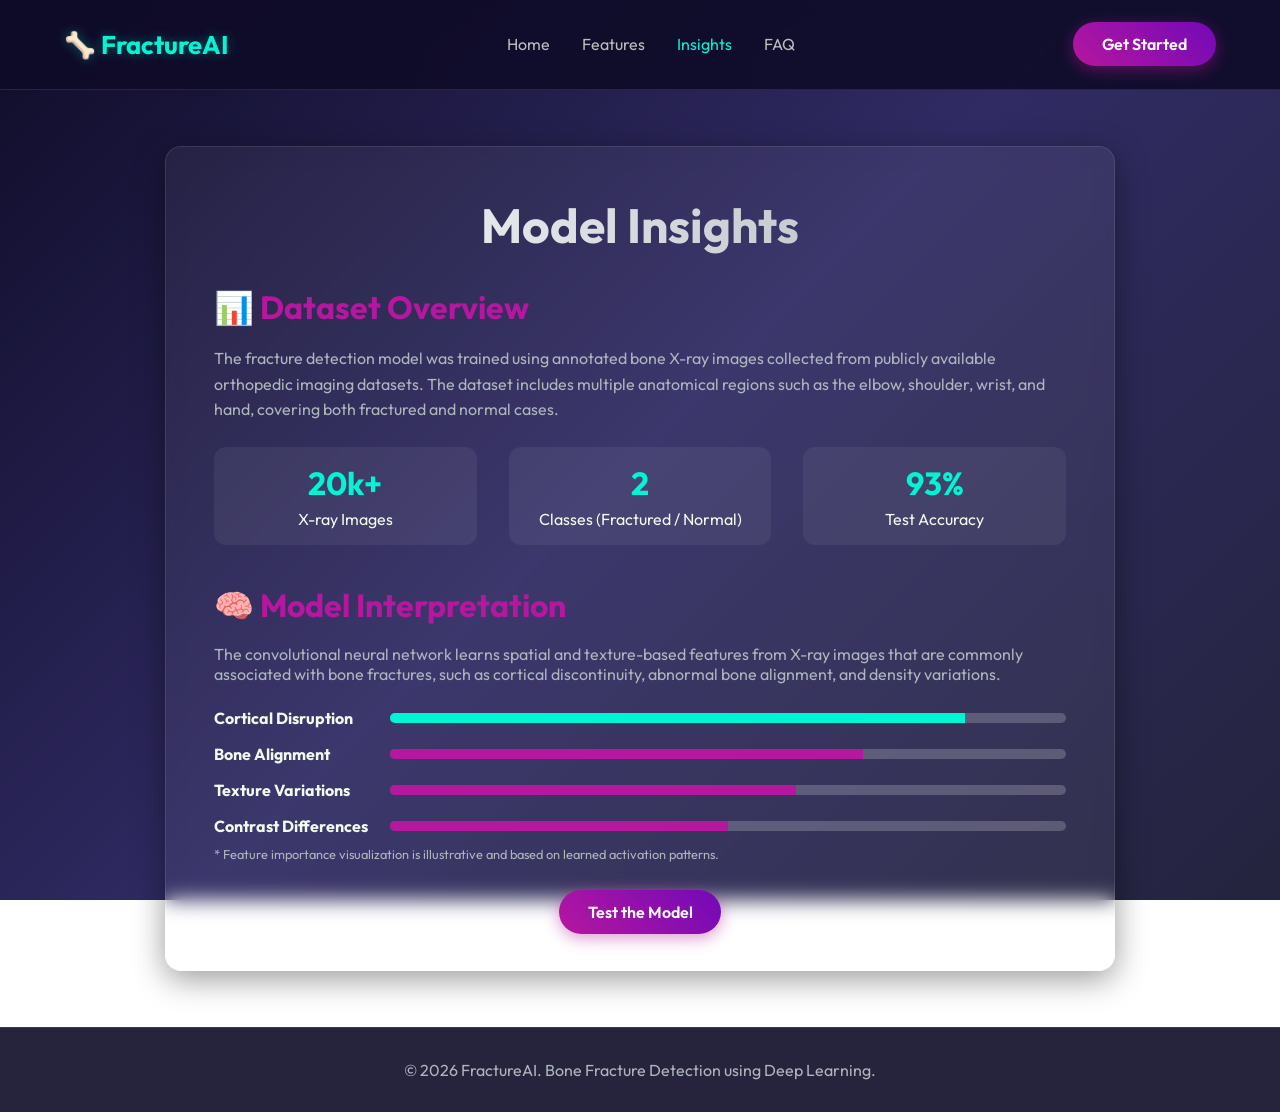
<file: templates/about-model.html>
<!DOCTYPE html>
<html lang="en">

<head>
    <meta charset="UTF-8">
    <meta name="viewport" content="width=device-width, initial-scale=1.0">
    <title>Model Insights - FractureAI</title>
    <link rel="stylesheet" href="/static/style.css">
</head>

<body>

    <!-- ================= NAVBAR ================= -->
    <nav>
        <a href="/" class="logo">🦴 FractureAI</a>
        <div class="nav-links">
            <a href="/">Home</a>
            <a href="/features">Features</a>
            <a href="/about-model" class="active">Insights</a>
            <a href="/faq">FAQ</a>
        </div>
        <a href="/predict" class="btn-primary">Get Started</a>
    </nav>

    <!-- ================= MAIN CONTENT ================= -->
    <div class="container">

        <div class="card">
            <h1 style="text-align:center; margin-bottom:2rem;">
                Model Insights
            </h1>

            <!-- ================= DATASET OVERVIEW ================= -->
            <div style="margin-bottom:2.5rem;">
                <h2 style="color:var(--secondary-color);">📊 Dataset Overview</h2>

                <p style="color:var(--text-light); line-height:1.6; margin-bottom:1rem;">
                    The fracture detection model was trained using annotated bone X-ray images collected from
                    publicly available orthopedic imaging datasets. The dataset includes multiple anatomical
                    regions such as the elbow, shoulder, wrist, and hand, covering both fractured and normal cases.
                </p>

                <div style="display:flex; gap:2rem; margin-top:1.5rem; flex-wrap:wrap;">

                    <div style="flex:1; padding:1rem; background:rgba(255,255,255,0.06); border-radius:12px; text-align:center;">
                        <h3 style="color:var(--primary-color); font-size:2rem;">20k+</h3>
                        <p>X-ray Images</p>
                    </div>

                    <div style="flex:1; padding:1rem; background:rgba(255,255,255,0.06); border-radius:12px; text-align:center;">
                        <h3 style="color:var(--primary-color); font-size:2rem;">2</h3>
                        <p>Classes (Fractured / Normal)</p>
                    </div>

                    <div style="flex:1; padding:1rem; background:rgba(255,255,255,0.06); border-radius:12px; text-align:center;">
                        <h3 style="color:var(--primary-color); font-size:2rem;">93%</h3>
                        <p>Test Accuracy</p>
                    </div>

                </div>
            </div>

            <!-- ================= MODEL BEHAVIOR ================= -->
            <div style="margin-bottom:2.5rem;">
                <h2 style="color:var(--secondary-color);">🧠 Model Interpretation</h2>

                <p style="color:var(--text-light); margin-bottom:1.5rem;">
                    The convolutional neural network learns spatial and texture-based features from X-ray images
                    that are commonly associated with bone fractures, such as cortical discontinuity, abnormal
                    bone alignment, and density variations.
                </p>

                <div style="display:grid; gap:1rem;">

                    <div style="display:grid; grid-template-columns:160px 1fr; align-items:center; gap:1rem;">
                        <strong>Cortical Disruption</strong>
                        <div style="height:10px; background:rgba(255,255,255,0.2); border-radius:5px; overflow:hidden;">
                            <div style="width:85%; height:100%; background:var(--primary-color);"></div>
                        </div>
                    </div>

                    <div style="display:grid; grid-template-columns:160px 1fr; align-items:center; gap:1rem;">
                        <strong>Bone Alignment</strong>
                        <div style="height:10px; background:rgba(255,255,255,0.2); border-radius:5px; overflow:hidden;">
                            <div style="width:70%; height:100%; background:var(--secondary-color);"></div>
                        </div>
                    </div>

                    <div style="display:grid; grid-template-columns:160px 1fr; align-items:center; gap:1rem;">
                        <strong>Texture Variations</strong>
                        <div style="height:10px; background:rgba(255,255,255,0.2); border-radius:5px; overflow:hidden;">
                            <div style="width:60%; height:100%; background:var(--secondary-color);"></div>
                        </div>
                    </div>

                    <div style="display:grid; grid-template-columns:160px 1fr; align-items:center; gap:1rem;">
                        <strong>Contrast Differences</strong>
                        <div style="height:10px; background:rgba(255,255,255,0.2); border-radius:5px; overflow:hidden;">
                            <div style="width:50%; height:100%; background:var(--secondary-color);"></div>
                        </div>
                    </div>

                </div>

                <p style="font-size:0.8rem; color:var(--text-light); margin-top:0.6rem;">
                    * Feature importance visualization is illustrative and based on learned activation patterns.
                </p>
            </div>

            <!-- ================= CTA ================= -->
            <div style="text-align:center;">
                <a href="/predict" class="btn-primary">
                    Test the Model
                </a>
            </div>

        </div>
    </div>

    <!-- ================= FOOTER ================= -->
    <footer>
        <p>&copy; 2026 FractureAI. Bone Fracture Detection using Deep Learning.</p>
    </footer>

</body>
</html>
</file>
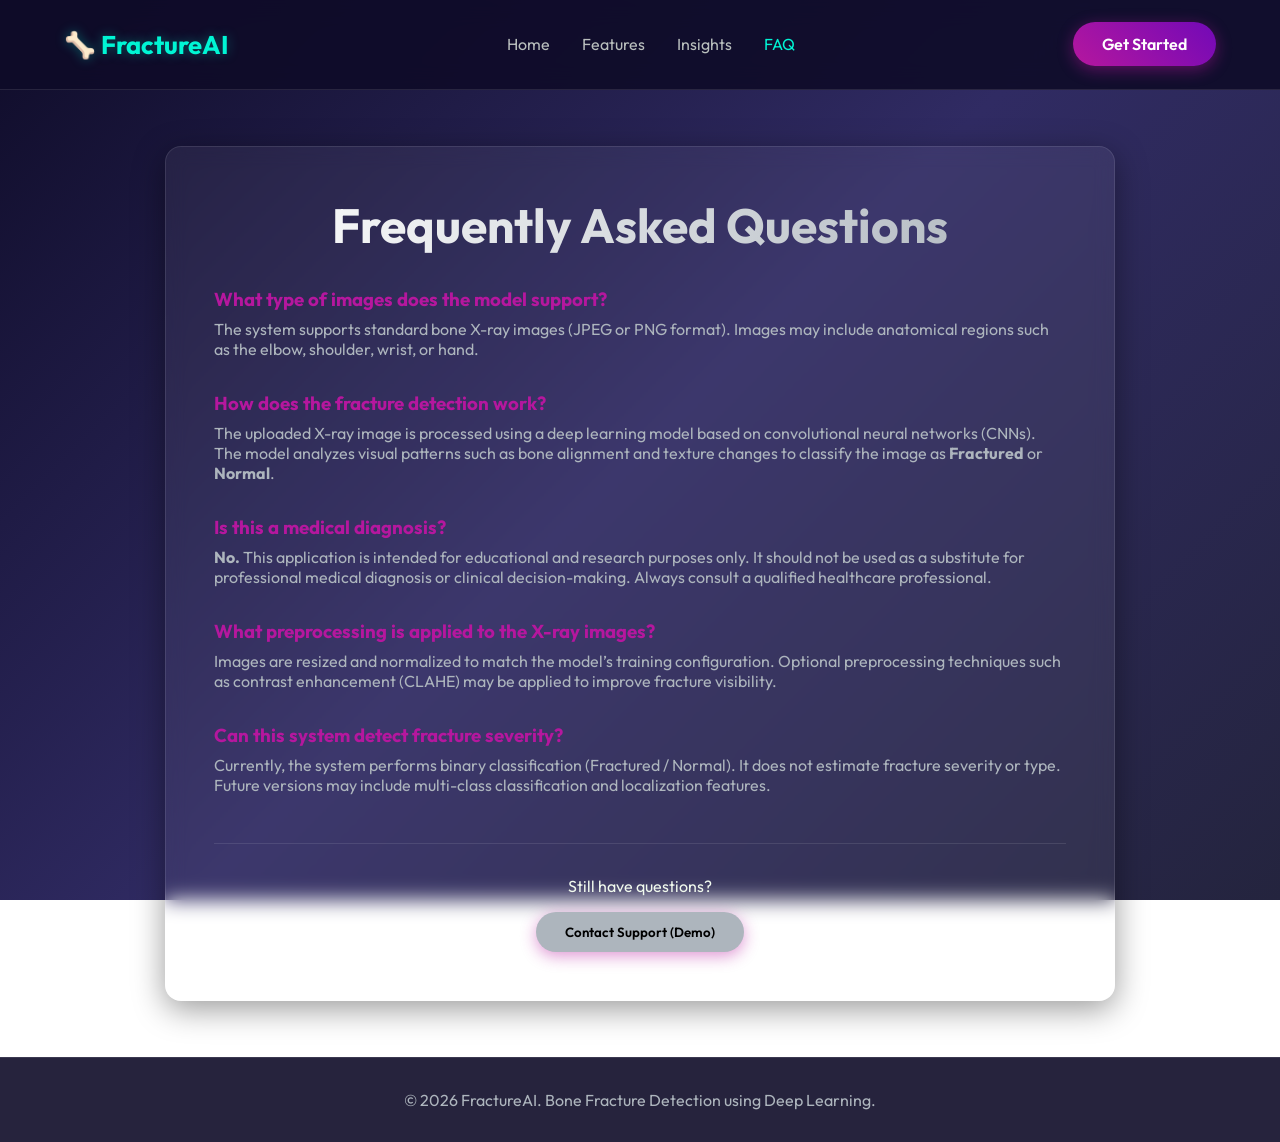
<file: templates/faq.html>
<!DOCTYPE html>
<html lang="en">

<head>
    <meta charset="UTF-8">
    <meta name="viewport" content="width=device-width, initial-scale=1.0">
    <title>FAQ - FractureAI</title>
    <link rel="stylesheet" href="/static/style.css">
</head>

<body>

    <!-- ================= NAVBAR ================= -->
    <nav>
        <a href="/" class="logo">🦴 FractureAI</a>
        <div class="nav-links">
            <a href="/">Home</a>
            <a href="/features">Features</a>
            <a href="/about-model">Insights</a>
            <a href="/faq" class="active">FAQ</a>
        </div>
        <a href="/predict" class="btn-primary">Get Started</a>
    </nav>

    <!-- ================= MAIN CONTENT ================= -->
    <div class="container">

        <div class="card">
            <h1 style="text-align:center; margin-bottom:2rem;">
                Frequently Asked Questions
            </h1>

            <div style="margin-bottom:2rem;">
                <h3 style="color:var(--secondary-color); margin-bottom:0.5rem;">
                    What type of images does the model support?
                </h3>
                <p style="color:var(--text-light);">
                    The system supports standard bone X-ray images (JPEG or PNG format). Images may include
                    anatomical regions such as the elbow, shoulder, wrist, or hand.
                </p>
            </div>

            <div style="margin-bottom:2rem;">
                <h3 style="color:var(--secondary-color); margin-bottom:0.5rem;">
                    How does the fracture detection work?
                </h3>
                <p style="color:var(--text-light);">
                    The uploaded X-ray image is processed using a deep learning model based on convolutional neural
                    networks (CNNs). The model analyzes visual patterns such as bone alignment and texture changes to
                    classify the image as <b>Fractured</b> or <b>Normal</b>.
                </p>
            </div>

            <div style="margin-bottom:2rem;">
                <h3 style="color:var(--secondary-color); margin-bottom:0.5rem;">
                    Is this a medical diagnosis?
                </h3>
                <p style="color:var(--text-light);">
                    <strong>No.</strong> This application is intended for educational and research purposes only.
                    It should not be used as a substitute for professional medical diagnosis or clinical decision-making.
                    Always consult a qualified healthcare professional.
                </p>
            </div>

            <div style="margin-bottom:2rem;">
                <h3 style="color:var(--secondary-color); margin-bottom:0.5rem;">
                    What preprocessing is applied to the X-ray images?
                </h3>
                <p style="color:var(--text-light);">
                    Images are resized and normalized to match the model’s training configuration. Optional
                    preprocessing techniques such as contrast enhancement (CLAHE) may be applied to improve fracture
                    visibility.
                </p>
            </div>

            <div style="margin-bottom:2rem;">
                <h3 style="color:var(--secondary-color); margin-bottom:0.5rem;">
                    Can this system detect fracture severity?
                </h3>
                <p style="color:var(--text-light);">
                    Currently, the system performs binary classification (Fractured / Normal). It does not estimate
                    fracture severity or type. Future versions may include multi-class classification and localization
                    features.
                </p>
            </div>

            <div style="margin-top:3rem; text-align:center; border-top:1px solid rgba(255,255,255,0.1); padding-top:2rem;">
                <p style="margin-bottom:1rem;">Still have questions?</p>
                <button class="btn-primary" style="background: var(--text-light); color:#000;">
                    Contact Support (Demo)
                </button>
            </div>

        </div>
    </div>

    <!-- ================= FOOTER ================= -->
    <footer>
        <p>&copy; 2026 FractureAI. Bone Fracture Detection using Deep Learning.</p>
    </footer>

</body>
</html>
</file>
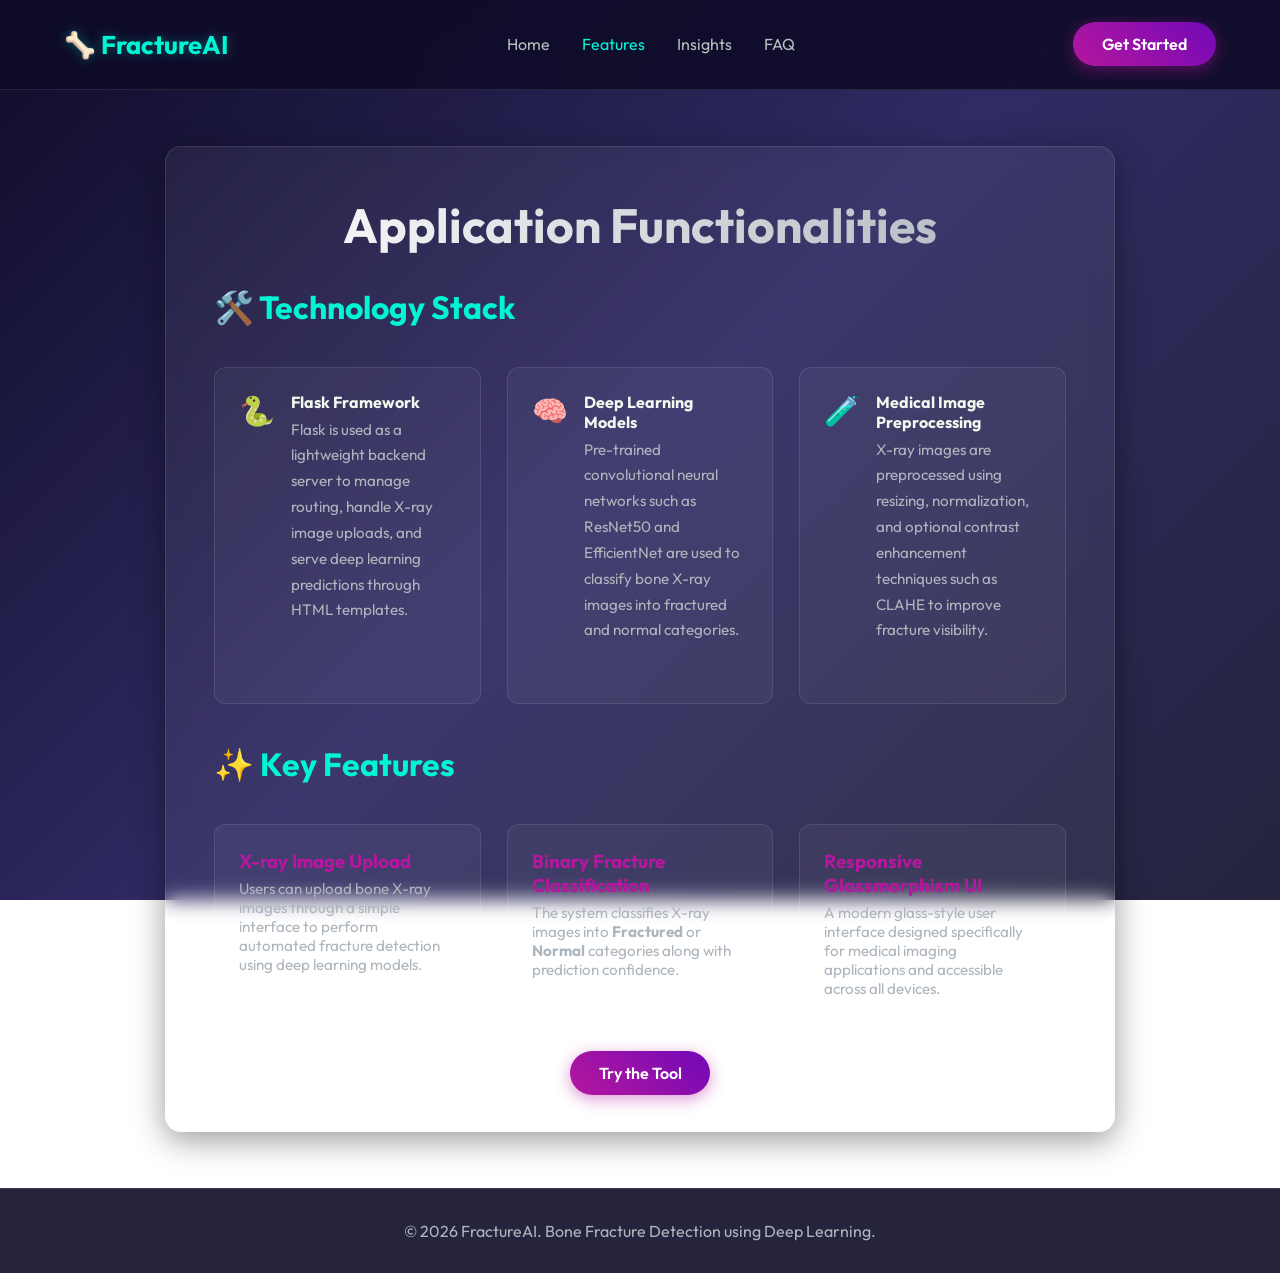
<file: templates/features.html>
<!DOCTYPE html>
<html lang="en">

<head>
    <meta charset="UTF-8">
    <meta name="viewport" content="width=device-width, initial-scale=1.0">
    <title>Features - FractureAI</title>
    <link rel="stylesheet" href="/static/style.css">
</head>

<body>

    <!-- ================= NAVBAR ================= -->
    <nav>
        <a href="/" class="logo">🦴 FractureAI</a>
        <div class="nav-links">
            <a href="/">Home</a>
            <a href="/features" class="active">Features</a>
            <a href="/about-model">Insights</a>
            <a href="/faq">FAQ</a>
        </div>
        <a href="/predict" class="btn-primary">Get Started</a>
    </nav>

    <!-- ================= MAIN CONTENT ================= -->
    <div class="container">
        <div class="card">

            <h1 style="text-align:center; margin-bottom:2rem;">
                Application Functionalities
            </h1>

            <!-- ================= TECHNOLOGY STACK ================= -->
            <div style="margin-bottom:2.5rem;">
                <h2>🛠️ Technology Stack</h2>

                <!-- IMPORTANT: features + tech-stack -->
                <div class="features tech-stack">

                    <div class="feature-box" style="display:flex; gap:1rem;">
                        <span style="font-size:1.8rem;">🐍</span>
                        <div>
                            <strong>Flask Framework</strong>
                            <p class="lead" style="font-size:0.95rem; margin-top:0.3rem;">
                                Flask is used as a lightweight backend server to manage routing,
                                handle X-ray image uploads, and serve deep learning predictions
                                through HTML templates.
                            </p>
                        </div>
                    </div>

                    <div class="feature-box" style="display:flex; gap:1rem;">
                        <span style="font-size:1.8rem;">🧠</span>
                        <div>
                            <strong>Deep Learning Models</strong>
                            <p class="lead" style="font-size:0.95rem; margin-top:0.3rem;">
                                Pre-trained convolutional neural networks such as ResNet50 and
                                EfficientNet are used to classify bone X-ray images into
                                fractured and normal categories.
                            </p>
                        </div>
                    </div>

                    <div class="feature-box" style="display:flex; gap:1rem;">
                        <span style="font-size:1.8rem;">🧪</span>
                        <div>
                            <strong>Medical Image Preprocessing</strong>
                            <p class="lead" style="font-size:0.95rem; margin-top:0.3rem;">
                                X-ray images are preprocessed using resizing, normalization,
                                and optional contrast enhancement techniques such as CLAHE
                                to improve fracture visibility.
                            </p>
                        </div>
                    </div>

                </div>
            </div>

            <!-- ================= KEY FEATURES ================= -->
            <div style="margin-bottom:2.5rem;">
                <h2>✨ Key Features</h2>

                <!-- Grid layout intentionally -->
                <div class="features">

                    <div class="feature-box">
                        <h3 style="color:var(--secondary-color);">
                            X-ray Image Upload
                        </h3>
                        <p style="color:var(--text-light); font-size:0.95rem;">
                            Users can upload bone X-ray images through a simple interface
                            to perform automated fracture detection using deep learning models.
                        </p>
                    </div>

                    <div class="feature-box">
                        <h3 style="color:var(--secondary-color);">
                            Binary Fracture Classification
                        </h3>
                        <p style="color:var(--text-light); font-size:0.95rem;">
                            The system classifies X-ray images into <b>Fractured</b> or
                            <b>Normal</b> categories along with prediction confidence.
                        </p>
                    </div>

                    <div class="feature-box">
                        <h3 style="color:var(--secondary-color);">
                            Responsive Glassmorphism UI
                        </h3>
                        <p style="color:var(--text-light); font-size:0.95rem;">
                            A modern glass-style user interface designed specifically
                            for medical imaging applications and accessible across all devices.
                        </p>
                    </div>

                </div>
            </div>

            <!-- ================= CTA ================= -->
            <div style="text-align:center; margin-top:2rem;">
                <a href="/predict" class="btn-primary">
                    Try the Tool
                </a>
            </div>

        </div>
    </div>

    <!-- ================= FOOTER ================= -->
    <footer>
        <p>&copy; 2026 FractureAI. Bone Fracture Detection using Deep Learning.</p>
    </footer>

</body>
</html>
</file>
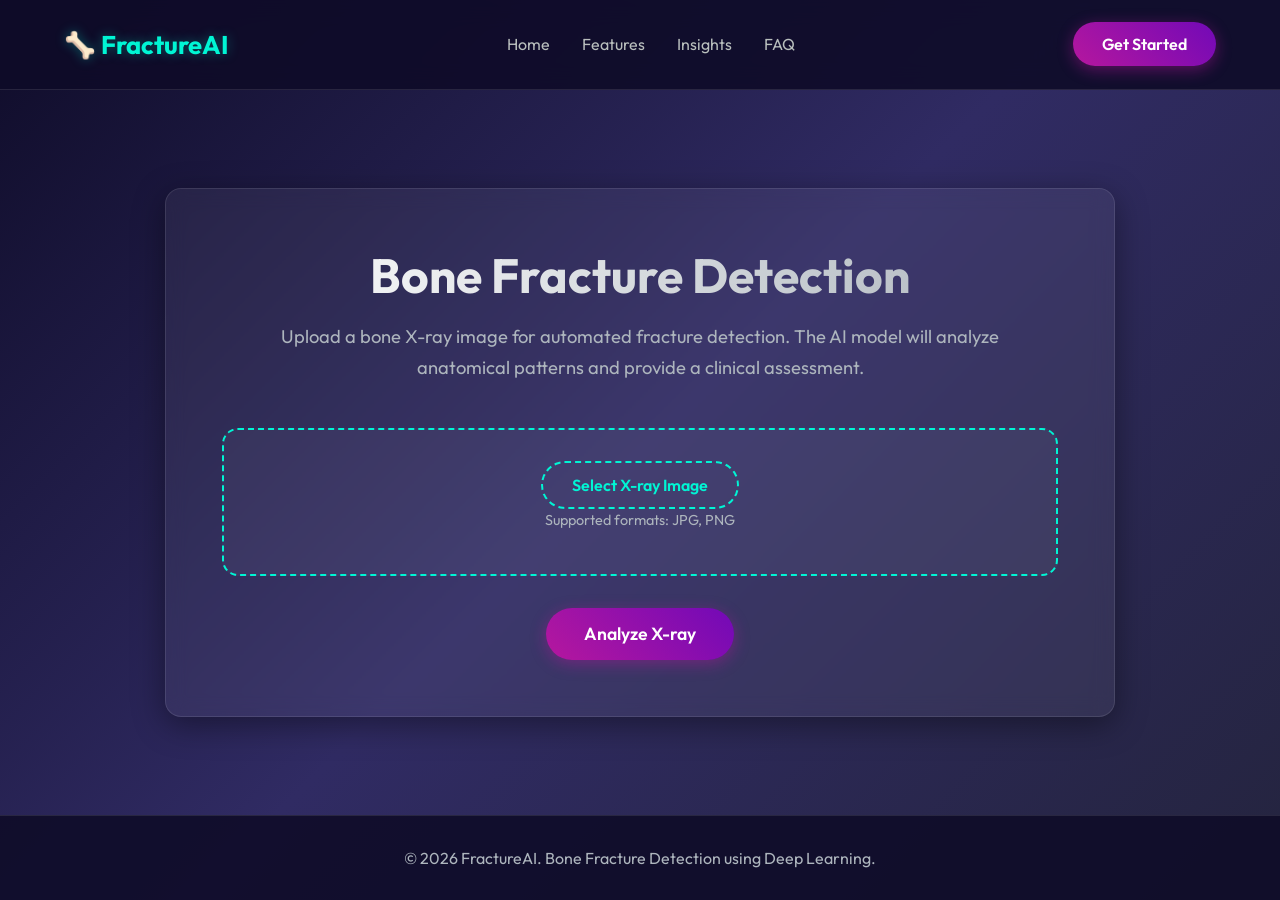
<file: templates/predict.html>
<!DOCTYPE html>
<html lang="en">

<head>
    <meta charset="UTF-8">
    <meta name="viewport" content="width=device-width, initial-scale=1.0">
    <title>Bone Fracture Detection - FractureAI</title>
    <link rel="stylesheet" href="/static/style.css">
</head>

<body>

<!-- ================= NAVBAR ================= -->
<nav>
    <a href="/" class="logo">🦴 FractureAI</a>
    <div class="nav-links">
        <a href="/">Home</a>
        <a href="/features">Features</a>
        <a href="/about-model">Insights</a>
        <a href="/faq">FAQ</a>
    </div>
    <a href="/predict" class="btn-primary">Get Started</a>
</nav>

<!-- ================= MAIN CONTENT ================= -->
<div class="container">

    <div class="card" style="text-align:center; padding:3.5rem;">

        <h1>Bone Fracture Detection</h1>

        <p class="lead" style="max-width:720px; margin:0 auto 2.8rem;">
            Upload a bone X-ray image for automated fracture detection.
            The AI model will analyze anatomical patterns and provide
            a clinical assessment.
        </p>

        <!-- ================= UPLOAD FORM ================= -->
        <form action="/predict" method="POST" enctype="multipart/form-data">

            <!-- Upload Box -->
            <div style="
                border:2px dashed var(--primary-color);
                border-radius:16px;
                padding:2.8rem;
                margin-bottom:2rem;
                background:rgba(255,255,255,0.04);
            ">

                <input
                    type="file"
                    id="xray_image"
                    name="xray_image"
                    accept="image/*"
                    required
                    style="display:none;"
                >

                <label for="xray_image"
                       class="btn-primary"
                       style="
                           background:transparent;
                           color:var(--primary-color);
                           border:2px dashed var(--primary-color);
                           box-shadow:none;
                           cursor:pointer;
                       ">
                    Select X-ray Image
                </label>

                <p id="file-name"
                   style="margin-top:1rem; font-size:0.9rem; color:var(--text-light);">
                    Supported formats: JPG, PNG
                </p>

                <img id="preview"
                     style="
                        display:none;
                        margin-top:1.5rem;
                        max-width:280px;
                        border-radius:12px;
                        box-shadow:0 8px 25px rgba(0,0,0,0.35);
                     ">
            </div>

            <!-- Analyze Button -->
            <button type="submit"
                    id="analyzeBtn"
                    class="btn-primary"
                    style="font-size:1.1rem; padding:0.9rem 2.4rem;">
                Analyze X-ray
            </button>

        </form>

    </div>

</div>

<!-- ================= FOOTER ================= -->
<footer>
    <p>&copy; 2026 FractureAI. Bone Fracture Detection using Deep Learning.</p>
</footer>

<!-- ================= SCRIPT ================= -->
<script>
const input = document.getElementById("xray_image");
const preview = document.getElementById("preview");
const fileName = document.getElementById("file-name");

input.addEventListener("change", function () {
    const file = this.files[0];
    if (file) {
        fileName.innerText = "Selected file: " + file.name;

        const reader = new FileReader();
        reader.onload = e => {
            preview.src = e.target.result;
            preview.style.display = "block";
        };
        reader.readAsDataURL(file);
    }
});
</script>


</body>
</html>
</file>
<file: static/style.css>
/* ================================
   Google Font
================================ */
@import url('https://fonts.googleapis.com/css2?family=Outfit:wght@300;400;500;700&display=swap');

/* ================================
   Theme Variables
================================ */
:root {
    --primary-color: #00f5d4;
    --secondary-color: #b5179e;
    --accent-color: #7209b7;

    --bg-dark: #0f0c29;
    --bg-mid: #302b63;
    --bg-light: #24243e;

    --card-bg: rgba(255, 255, 255, 0.06);
    --text-color: #f1faee;
    --text-light: #adb5bd;

    --border: 1px solid rgba(255, 255, 255, 0.1);
    --radius: 16px;
    --shadow: 0 8px 32px rgba(0, 0, 0, 0.4);
    --transition: 0.3s ease;
}

/* ================================
   Global Reset
================================ */
* {
    margin: 0;
    padding: 0;
    box-sizing: border-box;
    font-family: 'Outfit', sans-serif;
}

body {
    background: linear-gradient(135deg, var(--bg-dark), var(--bg-mid), var(--bg-light));
    color: var(--text-color);
    min-height: 100vh;
    display: flex;
    flex-direction: column;
    background-attachment: fixed;
}

/* ================================
   Navbar
================================ */
nav {
    display: flex;
    justify-content: space-between;
    align-items: center;
    padding: 1.4rem 5%;
    background: rgba(15, 12, 41, 0.9);
    backdrop-filter: blur(12px);
    position: sticky;
    top: 0;
    z-index: 1000;
    border-bottom: var(--border);
}

.logo {
    font-size: 1.6rem;
    font-weight: 700;
    color: var(--primary-color);
    text-decoration: none;
    text-shadow: 0 0 12px rgba(0, 245, 212, 0.35);
}

.nav-links {
    display: flex;
    gap: 2rem;
}

.nav-links a {
    text-decoration: none;
    color: var(--text-color);
    opacity: 0.75;
    transition: var(--transition);
}

.nav-links a:hover,
.nav-links a.active {
    opacity: 1;
    color: var(--primary-color);
}

/* ================================
   Buttons
================================ */
.btn-primary {
    background: linear-gradient(45deg, var(--secondary-color), var(--accent-color));
    padding: 0.75rem 1.8rem;
    border-radius: 50px;
    color: #fff;
    text-decoration: none;
    font-weight: 600;
    border: none;
    cursor: pointer;
    transition: var(--transition);
    box-shadow: 0 4px 16px rgba(181, 23, 158, 0.45);
}

.btn-primary:hover {
    transform: translateY(-2px);
    filter: brightness(1.1);
}

/* ================================
   Layout
================================ */
.container {
    padding: 3.5rem 5%;
    flex: 1;
    display: flex;
    justify-content: center;
    align-items: center;
}

.card {
    width: 100%;
    max-width: 950px;
    background: var(--card-bg);
    padding: 3rem;
    border-radius: var(--radius);
    box-shadow: var(--shadow);
    backdrop-filter: blur(10px);
    border: var(--border);
    animation: fadeIn 0.8s ease;
}

/* ================================
   Typography
================================ */
h1 {
    font-size: 3rem;
    margin-bottom: 1rem;
    background: linear-gradient(90deg, #fff, var(--text-light));
    -webkit-background-clip: text;
    -webkit-text-fill-color: transparent;
}

h2 {
    font-size: 2rem;
    margin-bottom: 1.2rem;
    color: var(--primary-color);
}

h3 {
    margin-bottom: 0.4rem;
}

p.lead {
    font-size: 1.15rem;
    color: var(--text-light);
    line-height: 1.7;
    margin-bottom: 2.2rem;
}

/* ================================
   Feature Grid
================================ */
.features {
    display: grid;
    grid-template-columns: repeat(auto-fit, minmax(260px, 1fr));
    gap: 1.6rem;
    margin: 2.5rem 0;
}

.feature-box {
    padding: 1.5rem;
    background: rgba(255, 255, 255, 0.04);
    border-radius: 12px;
    border: var(--border);
    transition: var(--transition);
}

.feature-box:hover {
    transform: translateY(-5px);
    box-shadow: 0 6px 25px rgba(0, 0, 0, 0.4);
}

/* ================================
   Result Status
================================ */
.success {
    color: #00f5d4;
}

.danger {
    color: #ff0055;
}

/* ================================
   VISUAL EVIDENCE (FINAL FIX)
================================ */
.visual-grid {
    display: grid;
    grid-template-columns: repeat(auto-fit, minmax(320px, 1fr));
    gap: 1.5rem;
    margin-top: 1.5rem;
}

.visual-box {
    text-align: center;
}

/* Same-size image container */
.image-wrapper {
    width: 100%;
    height: 420px;
    margin-top: 1rem;
    background: #000;
    border-radius: 12px;
    display: flex;
    align-items: center;
    justify-content: center;
    overflow: hidden;
}

/* Image itself */
.evidence-img {
    max-width: 100%;
    max-height: 100%;
    object-fit: scale-down;
}

/* ================================
   Footer
================================ */
footer {
    padding: 2rem;
    text-align: center;
    background: rgba(15, 12, 41, 0.9);
    color: var(--text-light);
    border-top: var(--border);
}

/* ================================
   Animations
================================ */
@keyframes fadeIn {
    from {
        opacity: 0;
        transform: translateY(25px);
    }
    to {
        opacity: 1;
        transform: translateY(0);
    }
}

/* ================================
   Responsive
================================ */
@media (max-width: 768px) {

    h1 {
        font-size: 2.3rem;
    }

    nav {
        flex-direction: column;
        gap: 1rem;
    }

    .container {
        padding: 2rem;
    }

    .card {
        padding: 2rem;
    }

    .image-wrapper {
        height: 300px;
    }
}
</file>
